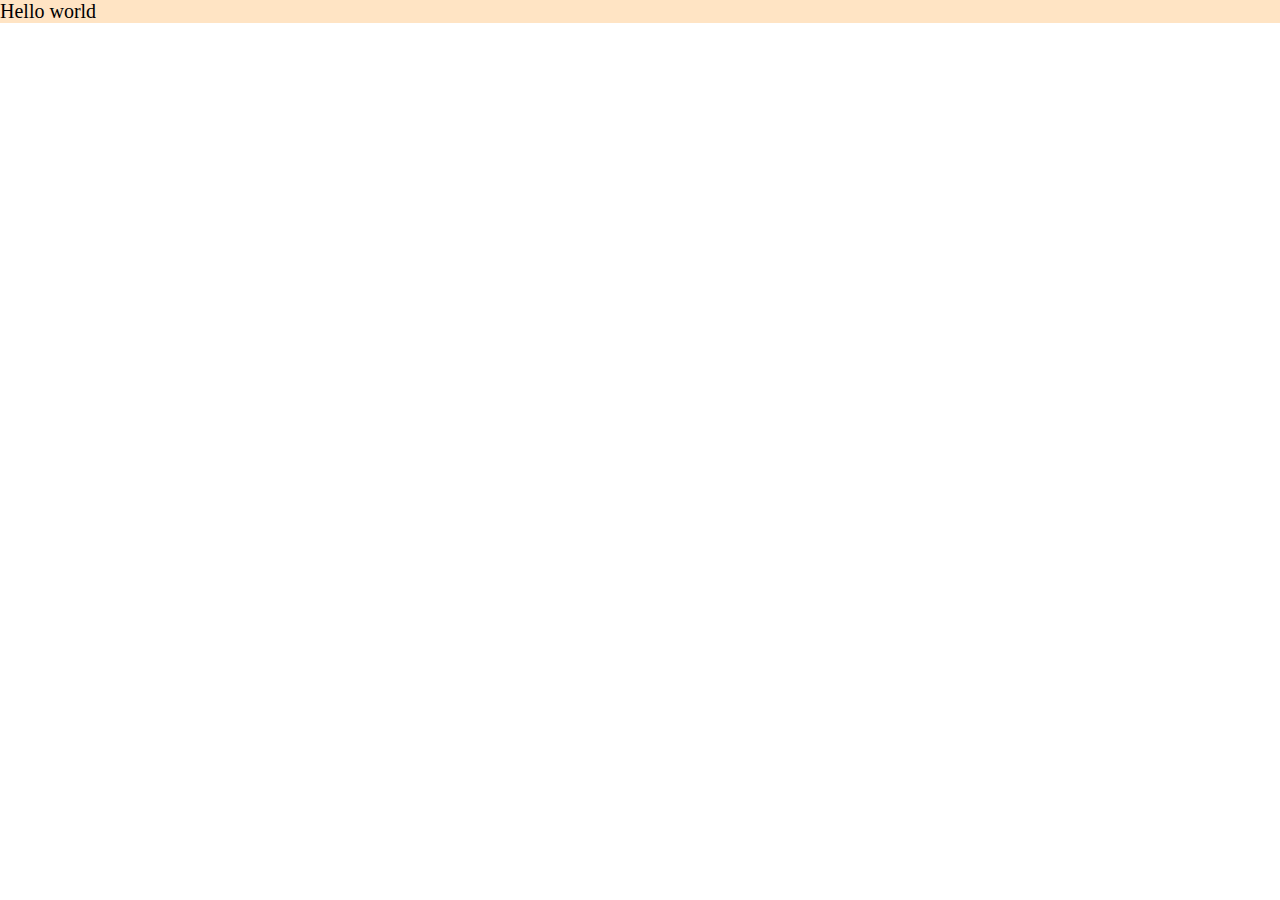
<file: index.html>
<!DOCTYPE html>
<html lang="en">
    <head>
        <meta charset="UTF-8" />
        <meta name="viewport" content="width=device-width, initial-scale=1.0" />
        <link rel="stylesheet" , type="text/css" , href="style.css" />
        <title>Document</title>
    </head>
    <body>
        <header class="header">Hello world</header>
    </body>
</html>
</file>
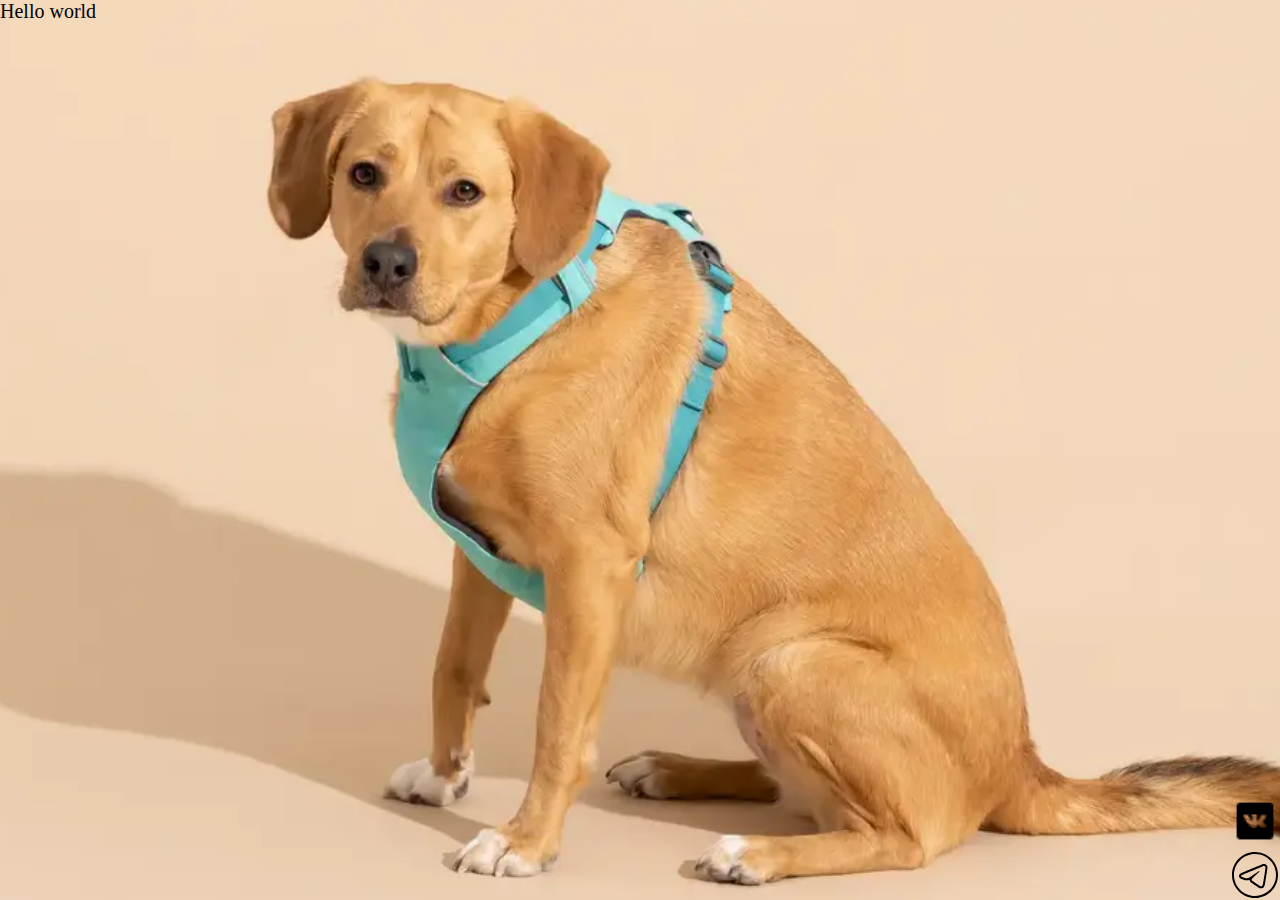
<file: src/index.html>
<!DOCTYPE html>
<html lang="en">
    <head>
        <meta charset="UTF-8" />
        <meta name="viewport" content="width=device-width, initial-scale=1.0" />
        <link rel="stylesheet" , type="text/css" , href="./styles/style.css" />
        <title>Document</title>
    </head>
    <body>
        <section class="main">
            <header class="header">Hello world</header>
            <div class="icons">
                <img class="svg-icon" src="./../assets/svg/icons8-vk-com-30.png" alt="">
                <img class="svg-icon" src="./../assets/svg/telegram.svg" alt="">
            </div>
        </section>
    </body>
</html>
</file>
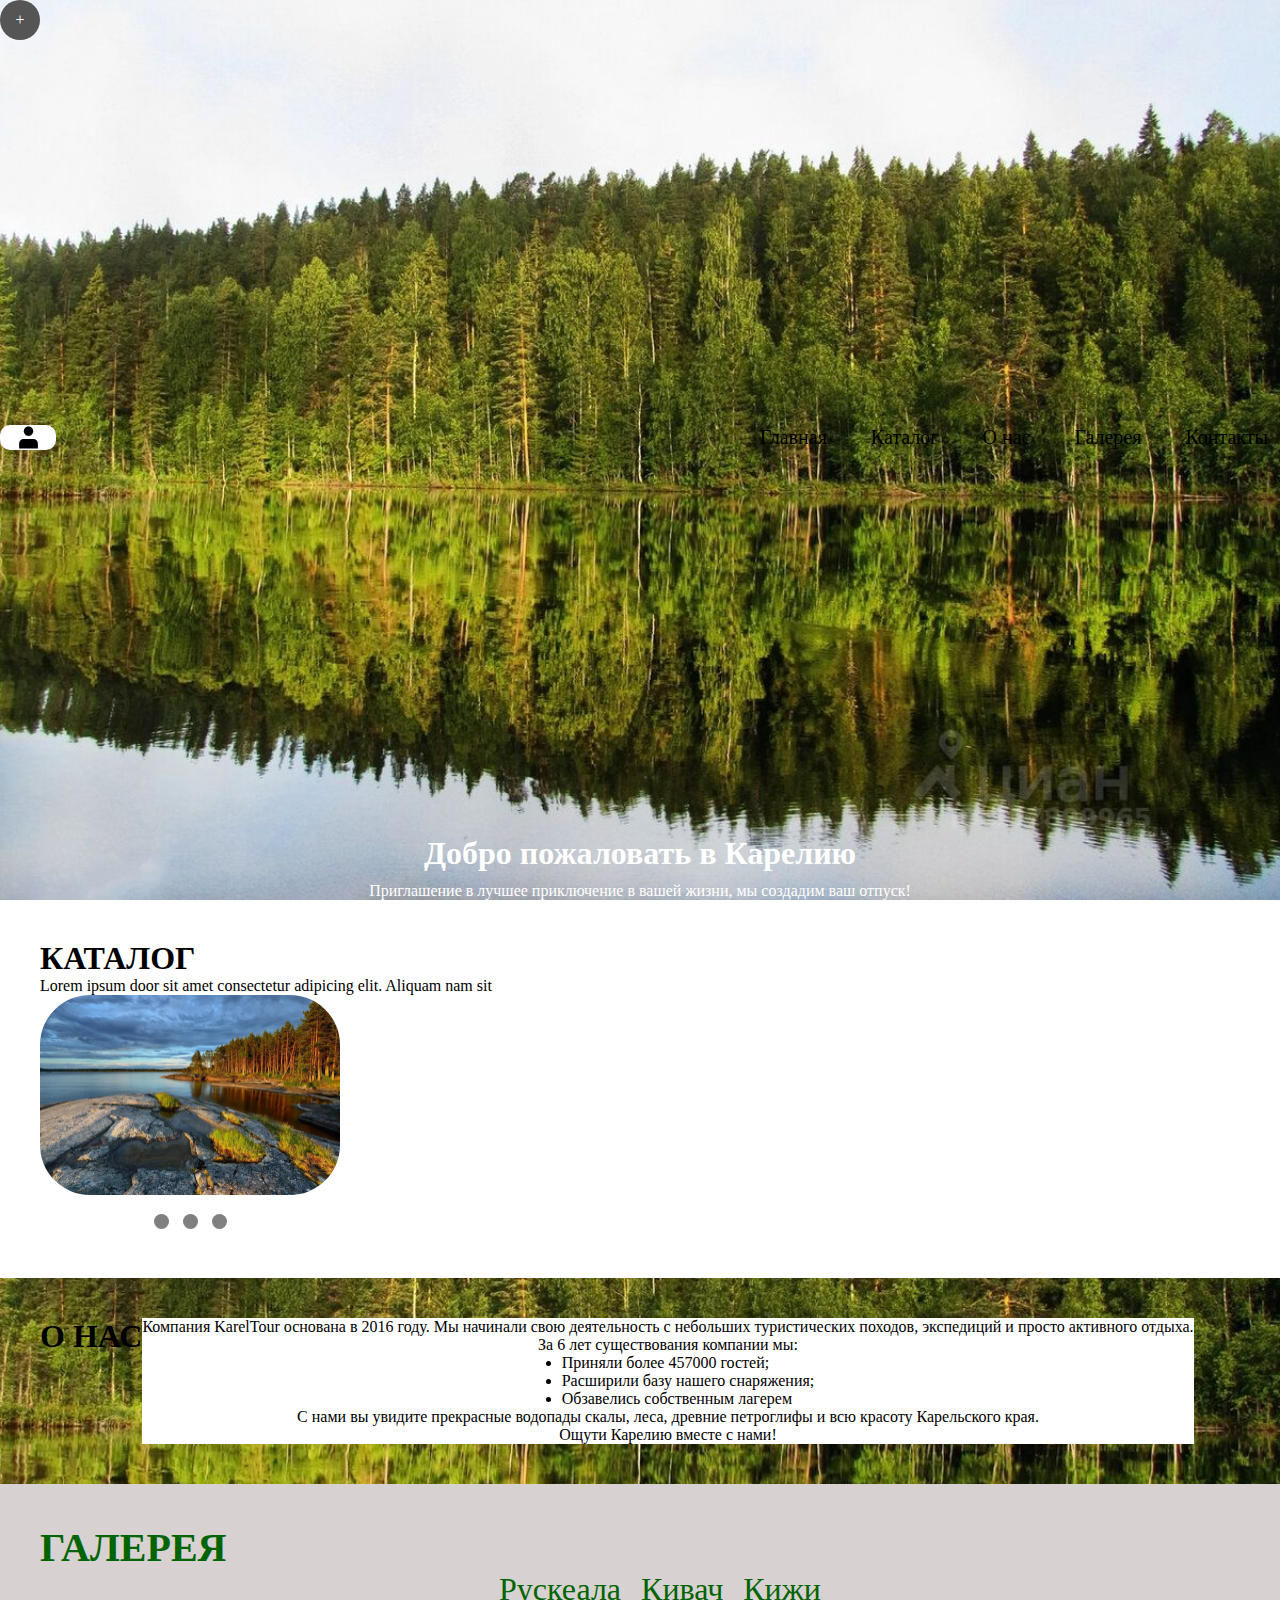
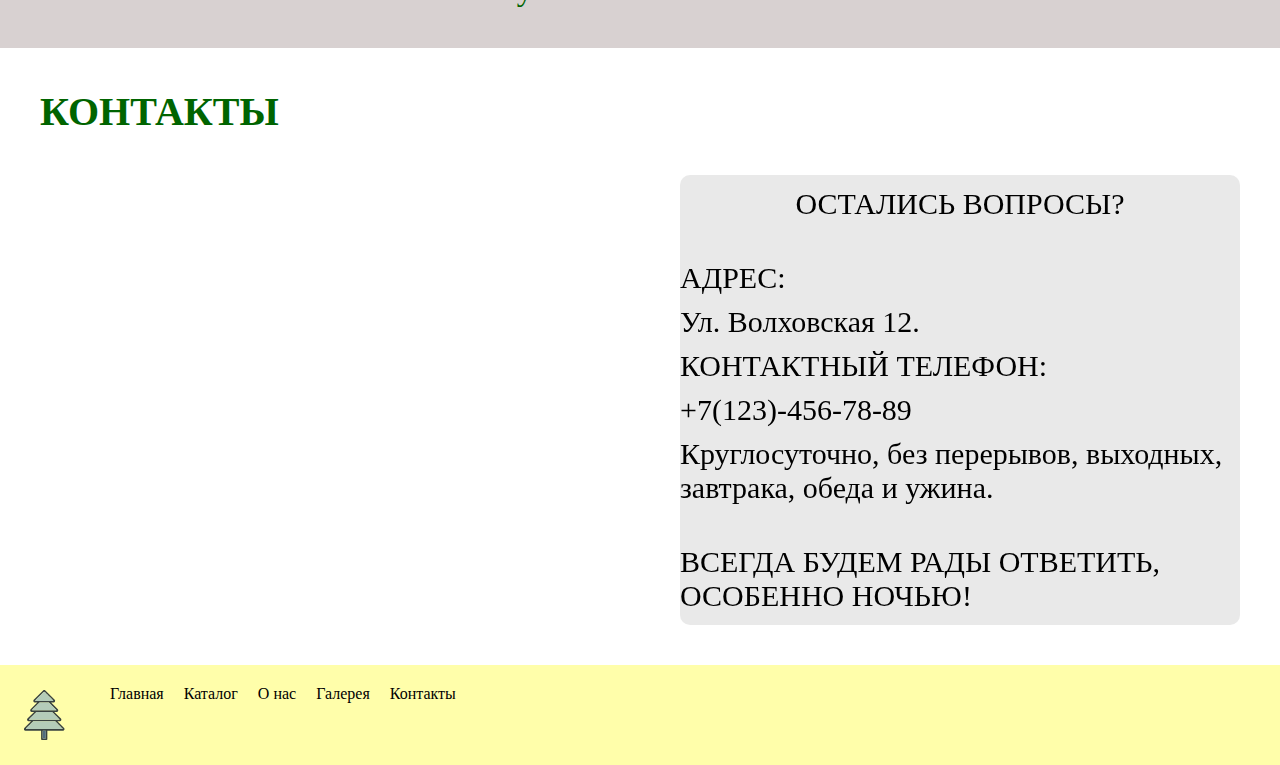
<file: project/src/index.html>
<!DOCTYPE html>
<html lang="en">
    <head>
        <meta charset="UTF-8" />
        <meta name="viewport" content="width=device-width, initial-scale=1.0" />
        <link rel="stylesheet" , type="text/css" , href="./styles/style.css" />
        <title>Document</title>
    </head>
    <body>
        <section class="main">
            <div class="social-container">
                <input type="checkbox" id="socialtoggle" class="social-toggle" />
                <label for="socialtoggle" class="main-icon"></label>
                <div class="social-icons">
                    <img
                        class="social-icon"
                        src="./../assets/svg/vkontakte-svgrepo-com.svg"
                        alt="vk"
                    />
                    <img
                        class="social-icon"
                        src="./../assets/svg/telegram-svgrepo-com (1).svg"
                        alt="tg"
                    />
                </div>
            </div>
            <header class="header">
                <div class="logo">
                    <img class="svg-icon-up" src="../assets/svg/user-svgrepo-com.svg" />
                </div>

                <nav>
                    <ul class="navigation">
                        <li><a href="">Главная </a></li>
                        <li><a href="">Каталог</a></li>
                        <li><a href="">О нас </a></li>
                        <li><a href="">Галерея</a></li>
                        <li><a href="">Контакты</a></li>
                    </ul>
                </nav>
            </header>
            <div class="welcome">
                <h1>Добро пожаловать в Карелию</h1>
                <p>Приглашение в лучшее приключение в вашей жизни, мы создадим ваш отпуск!</p>
            </div>
        </section>

        <section class="catalog">
            <div class="catalog-text">
                <h1>КАТАЛОГ</h1>
                <p>Lorem ipsum door sit amet consectetur adipicing elit. Aliquam nam sit</p>

                <div class="slider">
                    <!-- Радиокнопки для переключения слайдов -->
                    <input type="radio" name="slider" id="slide1" checked />
                    <!-- Выбран по умолчанию -->
                    <input type="radio" name="slider" id="slide2" />
                    <input type="radio" name="slider" id="slide3" />

                    <!-- Контейнер всех слайдов -->
                    <div class="slides">
                        <div class="slide">
                            <img
                                src="../assets/images/i (2).webp"
                                width="300"
                                style="border-radius: 50px"
                            />
                        </div>
                        <div class="slide">
                            <img
                                src="../assets/images/waterfall-on-the-mountain-river.jpg"
                                width="300"
                                style="border-radius: 50px"
                            />
                        </div>
                        <div class="slide">
                            <img
                                src="../assets/images/wTZTzC1t17Q.jpg"
                                width="300"
                                style="border-radius: 50px"
                            />
                        </div>
                    </div>

                    <!-- Индикаторы (точки) для переключения -->
                    <div class="controls">
                        <label for="slide1"></label>
                        <label for="slide2"></label>
                        <label for="slide3"></label>
                    </div>
                </div>
            </div>
        </section>

        <section class="aboutus">
            <h1>О НАС</h1>
            <div class="banner">
                <p>
                    Компания KarelTour основана в 2016 году. Мы начинали свою деятельность с
                    небольших туристических походов, экспедиций и просто активного отдыха.
                </p>

                За 6 лет существования компании мы:

                <ul>
                    <li>Приняли более 457000 гостей;</li>
                    <li>Расширили базу нашего снаряжения;</li>
                    <li>Обзавелись собственным лагерем</li>
                </ul>
                C нами вы увидите прекрасные водопады скалы, леса, древние петроглифы и всю красоту
                Карельского края.

                <p>Ощути Карелию вместе с нами!</p>
            </div>
            <div class="image-right-side"></div>
        </section>

        <section class="gallery">
            <div class="abc">
                <h1>ГАЛЕРЕЯ</h1>
                <nav class="navigate">
                    <ul>
                        <li><a href="./ruskeala.html">Рускеала</a></li>
                        <li><a href="./kivach.html">Кивач</a></li>
                        <li><a href="./kizhi.html">Кижи</a></li>
                    </ul>
                </nav>
            </div>
        </section>

        <section class="contacts">
            <div class="gde">
                <h1>КОНТАКТЫ</h1>
            </div>
            <div class="contacts-info">
                <div class="map-for-the-site">
                    <iframe
                        src="https://www.google.com/maps/embed?pb=!1m18!1m12!1m3!1d560.9041666302079!2d34.3853855855058!3d61.77950734544911!2m3!1f0!2f0!3f0!3m2!1i1024!2i768!4f13.1!3m3!1m2!1s0x46a1ec5ec87f351b%3A0x580cab6780c3884f!2z0JjQt9Cz0L7RgtC-0LLQu9C10L3QuNC1INC4INGD0YHRgtCw0L3QvtCy0LrQsCDQv9Cw0LzRj9GC0L3QuNC60L7QsiDQsiDQn9C10YLRgNC-0LfQsNCy0L7QtNGB0LrQtSDQuCDQmtCw0YDQtdC70LjQuA!5e0!3m2!1sru!2sru!4v1747220233600!5m2!1sru!2sru"
                        width="600"
                        height="450"
                        style="border: 0; border-radius: 10px"
                        allowfullscreen=""
                        loading="lazy"
                        referrerpolicy="no-referrer-when-downgrade"
                    ></iframe>
                </div>
                <div class="banner-about-contacts">
                    <p>ОСТАЛИСЬ ВОПРОСЫ?</p>
                    <div class="info">
                        <p>АДРЕС:</p>
                        <p>Ул. Волховская 12.</p>
                        <p>КОНТАКТНЫЙ ТЕЛЕФОН:</p>
                        <p>+7(123)-456-78-89</p>
                        <p>Круглосуточно, без перерывов, выходных, завтрака, обеда и ужина.</p>
                    </div>
                    <p>ВСЕГДА БУДЕМ РАДЫ ОТВЕТИТЬ, ОСОБЕННО НОЧЬЮ!</p>
                </div>
            </div>
        </section>
        <footer class="end-of-the-site">
                <div class="the-last-ones">
                    <img src="../assets/svg/tree-evergreen-svgrepo-com.svg" width="50px" height="60px" alt="">
                    
                    <nav class="nav-nav">
                    <ul class="the-last-ul">
                        <li><a href="">Главная</a></li>
                        <li><a href="">Каталог</a></li>
                        <li><a href="">О нас</a></li>
                        <li><a href="">Галерея</a></li>
                        <li><a href="">Контакты</a></li>
                    </ul>
                </nav>
                </div>
                <div></div>
        </footer>
    </body>
</html>
</file>
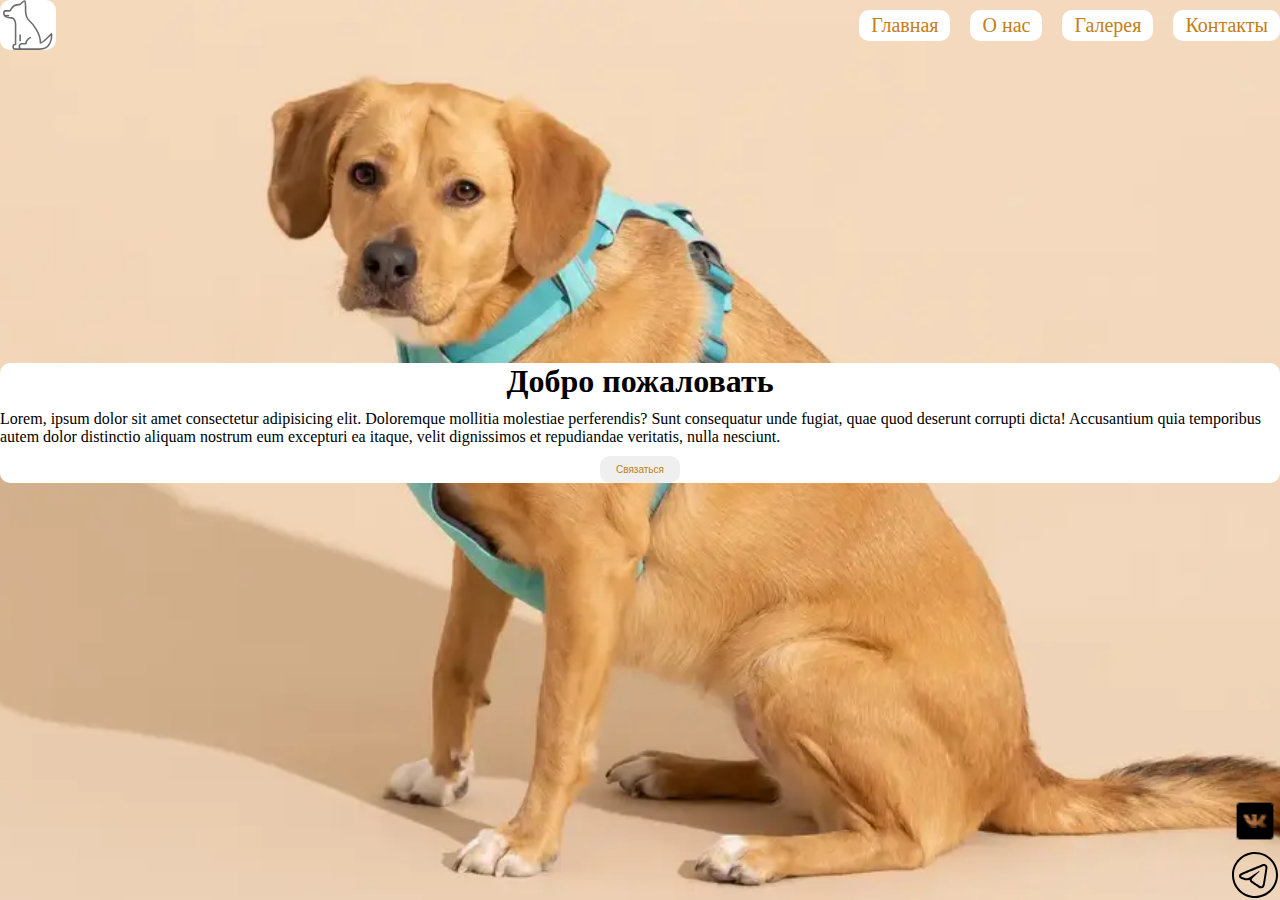
<file: test/src/index.html>
<!DOCTYPE html>
<html lang="en">
    <head>
        <meta charset="UTF-8" />
        <meta name="viewport" content="width=device-width, initial-scale=1.0" />
        <link rel="stylesheet" , type="text/css" , href="./styles/style.css" />
        <title>Document</title>
    </head>
    <body>
        <section class="main">
            <header class="header">
                <div class="logo">
                <img class="svg-icon" src="../assets/svg/Dog_icon-icons.com_52115.svg">
                </div>

                <nav>
                    <ul class="navigation">
                        <li><a  href="">Главная </a></li>
                        <li><a  href="">О нас </a></li>
                        <li><a  href="">Галерея</a></li>
                        <li><a  href="">Контакты</a></li>
                    </ul>
                </nav>
            </header>
            <div class="welcome">
            <h1>Добро пожаловать</h1>
            <p>Lorem, ipsum dolor sit amet consectetur adipisicing elit. Doloremque mollitia molestiae perferendis? Sunt consequatur unde fugiat, quae quod deserunt corrupti dicta! Accusantium quia temporibus autem dolor distinctio aliquam nostrum eum excepturi ea itaque, velit dignissimos et repudiandae veritatis, nulla nesciunt.</p>
            <button>Связаться</button>
            </div>
            <div class="icons">
                <img class="svg-icon" src="./../assets/svg/icons8-vk-com-30.png" alt="">
                <img class="svg-icon" src="./../assets/svg/telegram.svg" alt="">
            </div>
        </section>
    </body>
</html>
</file>
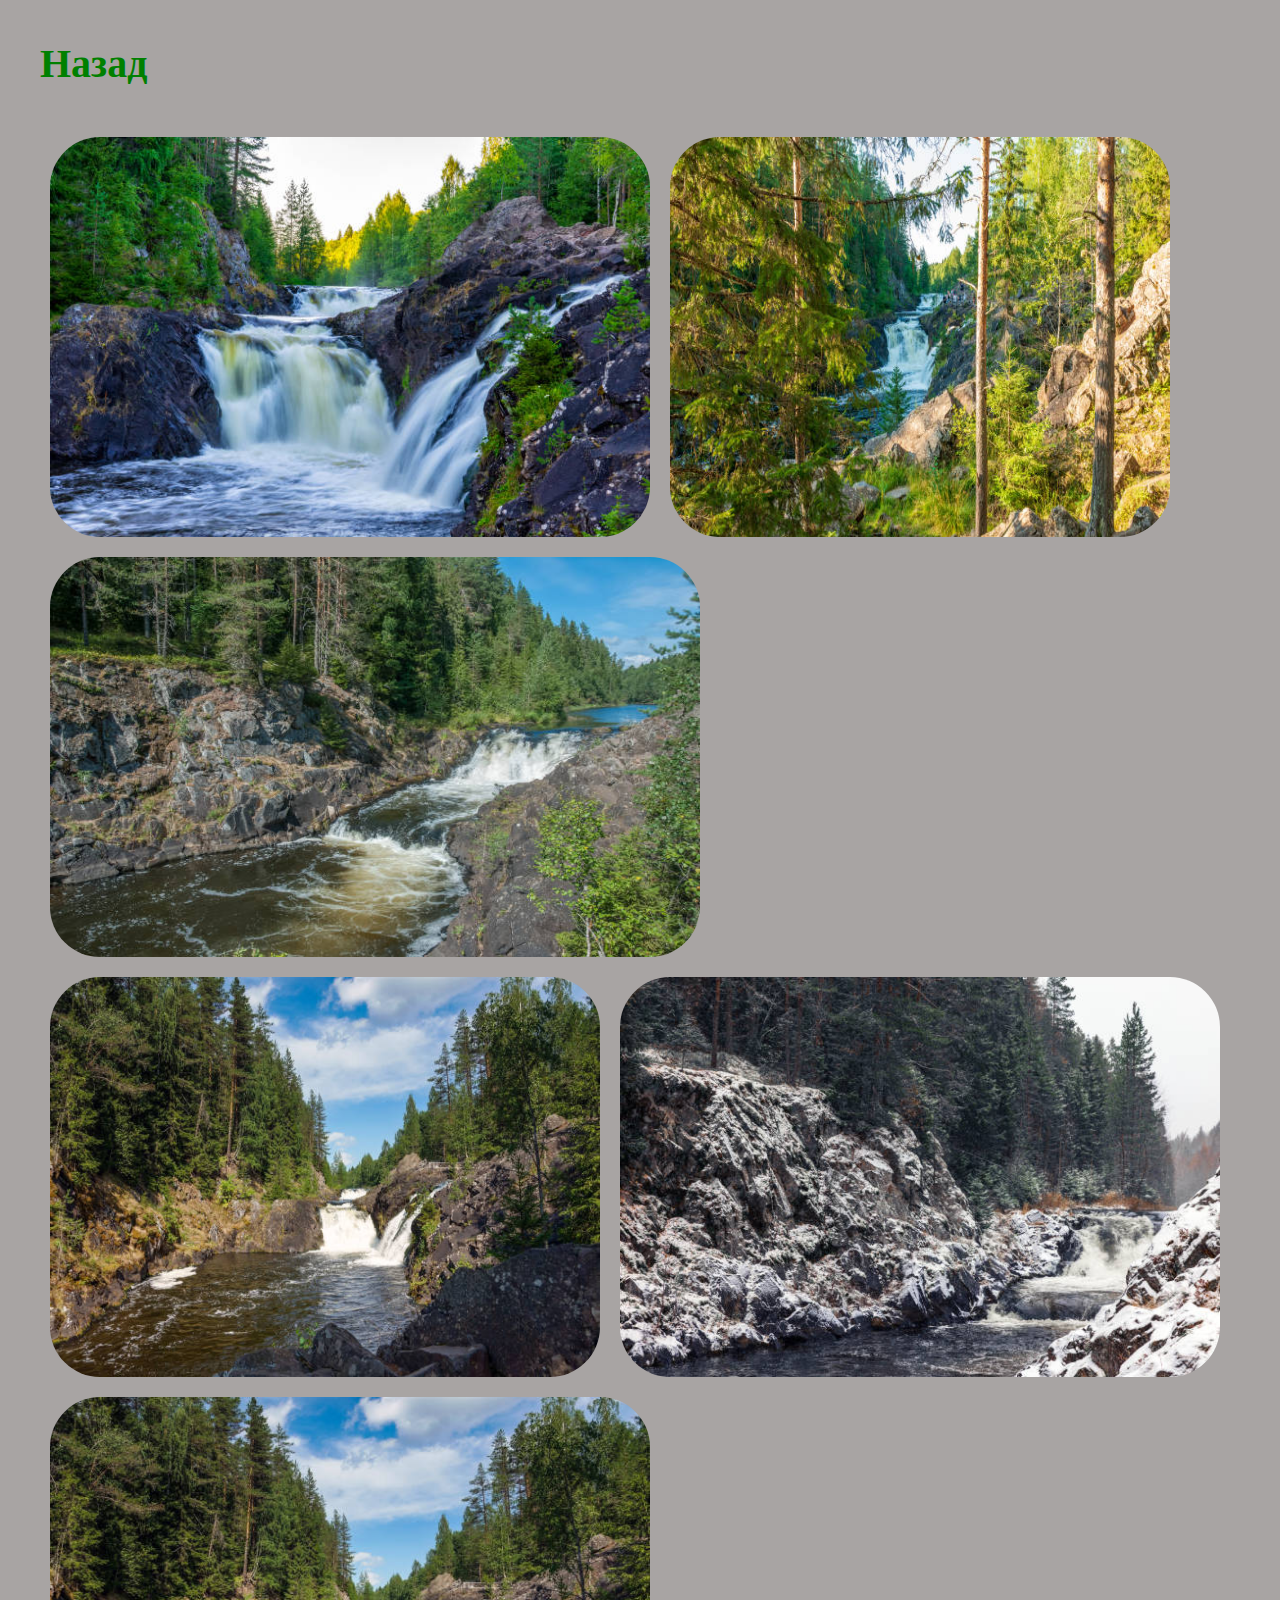
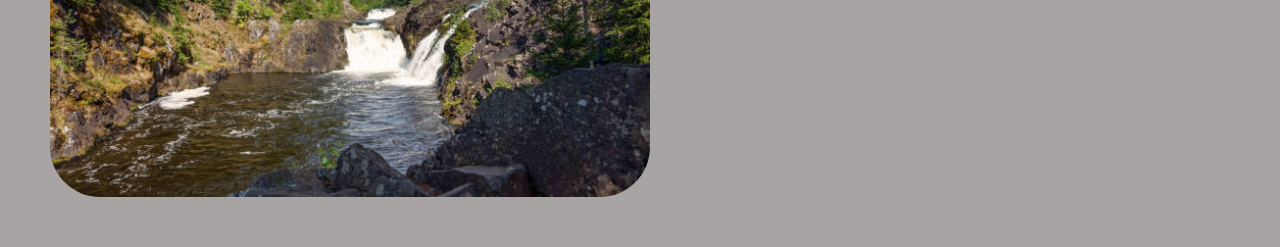
<file: project/src/kivach.html>
<!DOCTYPE html>
<html lang="en">
<head>
    <meta charset="UTF-8">
    <meta name="viewport" content="width=device-width, initial-scale=1.0">
    <link rel="stylesheet" type="text/css" href="./styles/kivach.css">
    <title>Кивач</title>
</head>
<body>
    <section class="main">
        <div>
            <h1><a href="./index.html">Назад</a></h1>
        </div>
        <div class="images">
            <img src="../assets/images/kivach/kivach1.jpg" alt="Кивач" class="image" style="width: 600px; height: 400px;">
            <img src="../assets/images/kivach/kivach2.jpg" alt="Кивач" class="image" style="width: 500px; height: 400px;">
            <img src="../assets/images/kivach/kivach3.jpg" alt="Кивач" class="image" style="width: 650px; height: 400px;"> 
            <img src="../assets/images/kivach/kivach4.jpg" alt="Кивач" class="image" style="width: 550px; height: 400px;">  
            <img src="../assets/images/kivach/kivach5.jpg" alt="Кивач" class="image" style="width: 600px; height: 400px;">  
            <img src="../assets/images/kivach/kivach6.jpg" alt="Кивач" class="image" style="width: 600px; height: 400px;"> 
        </div>
    </section>
</body>
</html>
</file>
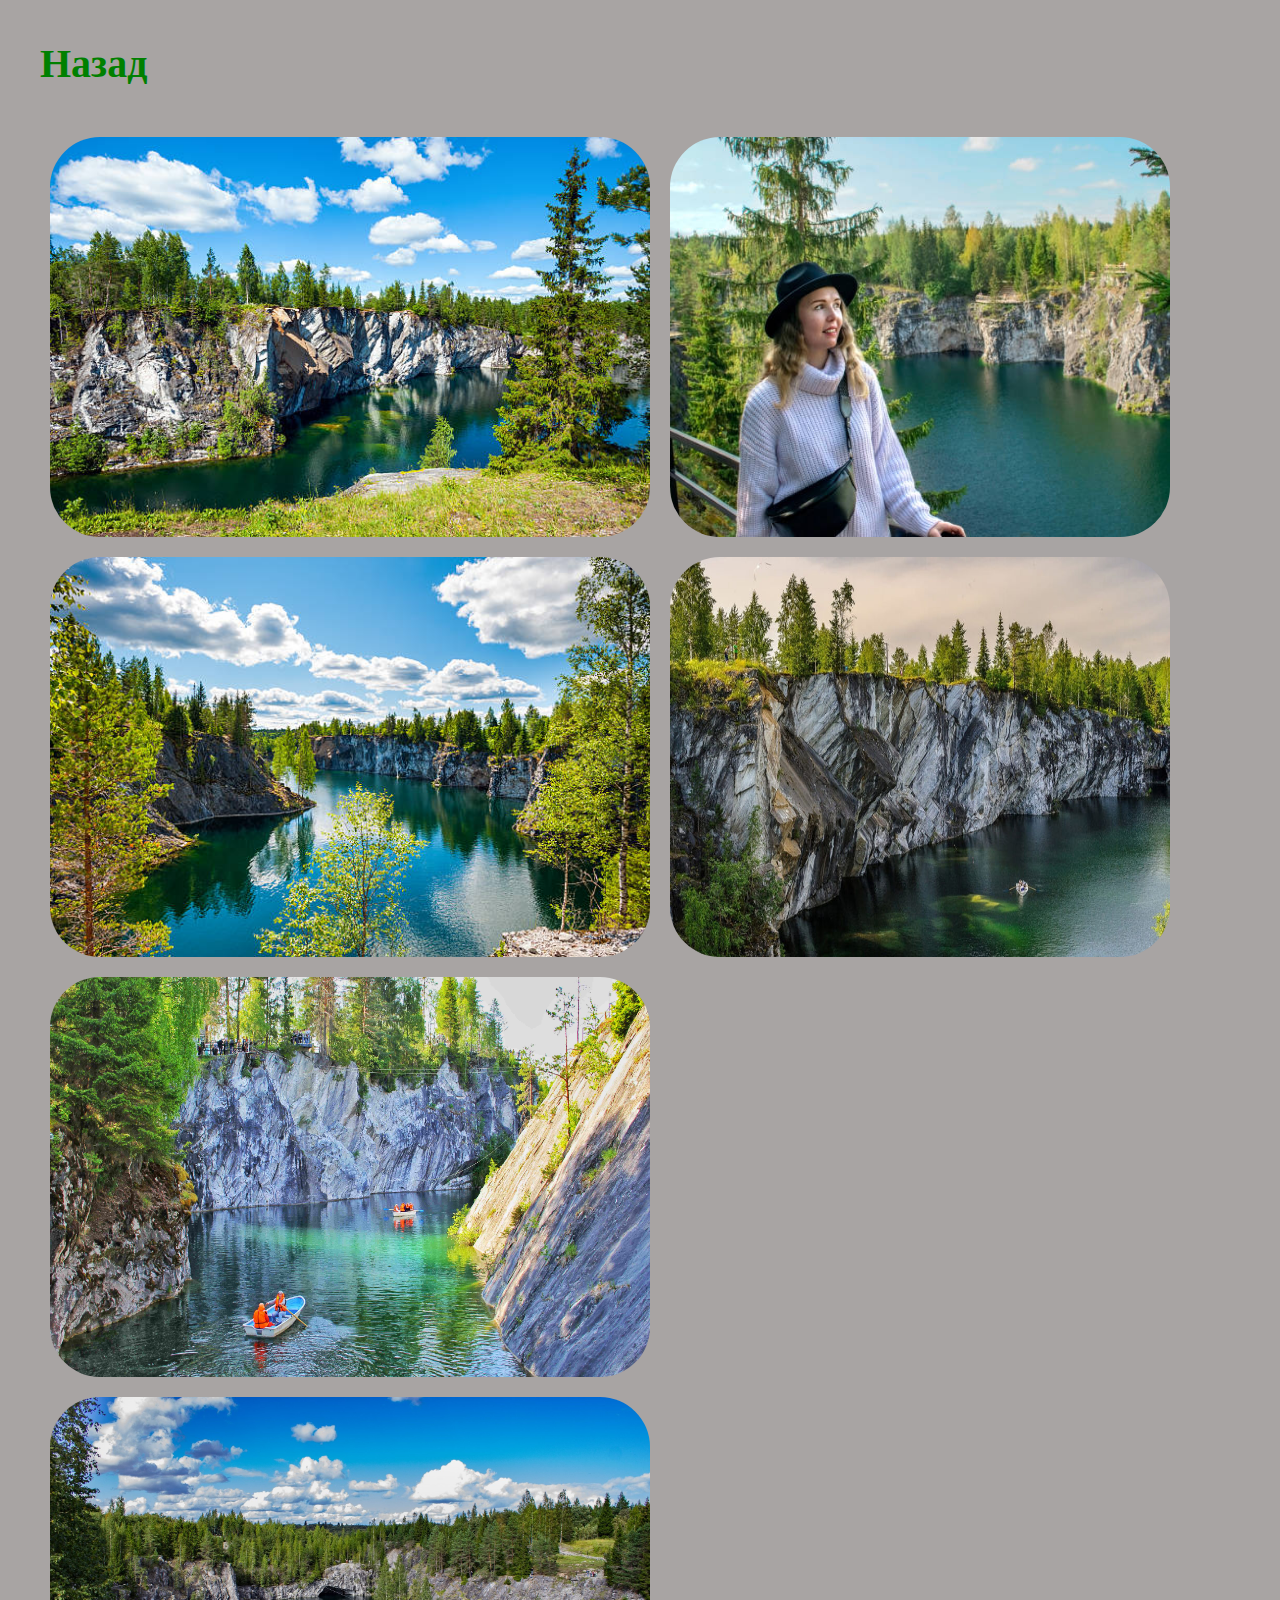
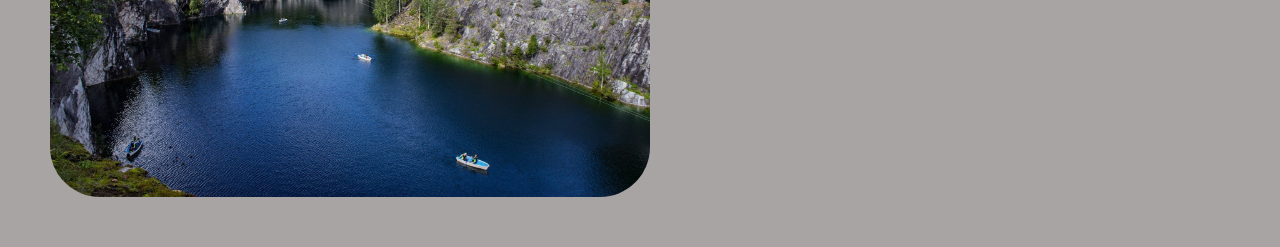
<file: project/src/ruskeala.html>
<!DOCTYPE html>
<html lang="en">
<head>
    <meta charset="UTF-8">
    <meta name="viewport" content="width=device-width, initial-scale=1.0">
    <link rel="stylesheet" type= "text/css" href="./styles/ruskeala.css">
    <title>Document</title>
</head>
<body>
    <section class="main">
        <div>
            <h1><a href="./index.html" class="back">Назад</a></h1>
        </div>
        <div class="image">
            <img class="images" src="../assets/images/ruskeala4.jpg" alt="Фото Рускеала" style="width: 600px; height: 400px;">
            <img class="images" src="../assets/images/ruskeala5.jpg" alt="Фото Рускеала" style="width: 500px; height: 400px;">
            <img class="images" src="../assets/images/ruskeala6.jpg" alt="Фото Рускеала" style="width: 600px; height: 400px;">    
            <img class="images" src="../assets/images/ruskeala1.jpeg" alt="Фото Рускеалы" style="width: 500px; height: 400px;">
            <img class="images" src="../assets/images/ruskeala2.jpg" alt="Фото Рускеалы" style="width: 600px; height: 400px;">
            <img class="images" src="../assets/images/ruskeala3.jpg" alt="Фото Рускеалы" style="width: 600px; height: 400px;">
        </div>
    </section>
</body>
</html>
</file>
<file: style.css>
* {
    margin: 0;
}

.header {
    padding: 8px, 16px;
    font-size: 20px;
    background-color: bisque;
}
</file>
<file: src/styles/style.css>
* {
    margin: 0;
}

.header {
    display: flex;
    justify-content: space-between;
    align-items: center;
    padding: 8px, 16px;
    font-size: 20px;
}

.main{
    display: flex;
    flex-direction: column;
    justify-content: space-between;
    background-image: url("../../assets/images/dogharnesses-2048px-6907.webp");
    background-position: center;
    background-size: cover;
    height: 100vh;
}

.svg-icon{
    width: 50px;
    height: 50px;
}

.icons{
    display: flex;
    align-items: end;
    flex-direction: column;
    gap: 4px;
}

.logo{
    display: flex;
    justify-content: center;
    align-items: center;
    width: 56px;
    max-height: 56px;
    background-color: white;
    border-radius: 10px;
}

.navigation{
    display: flex;
    flex-direction: row;
    gap: 20px;
    list-style: none;

    li {
        background-color: #ffffff;
        padding: 4px 12px;

        border-radius: 10px;
        a {
            color: #c47e15;
            text-decoration: none;
        }
    }
}

.welcome {
    display: flex;
    flex-direction: column;
    align-items: start;
    justify-content: start;
    padding: 10px;
    width: 400px;
    border-radius: 10px;
    background-color: #ffffff;

    button {
        font-size: 10px;
        color:#c47e15;
        padding: 8px 16px;


        border: none;
        border-radius: 10px;
    }
}
</file>
<file: project/src/styles/style.css>
* {
    margin: 0;
}

.header {
    display: flex;
    justify-content: space-between;
    align-items: center;
    padding: 8px, 16px;
    font-size: 20px;
}

.main{
    display: flex;
    flex-direction: column;
    justify-content: space-between;
    background-image: url("../../assets/images/background/uchastok-zaozernyy-2282653194-1.jpg");
    background-position: center;
    background-size: cover;
    height: 100vh;
    gap: 20px;
}

.svg-icon{
    width: 50px;
    height: 50px;
}

.svg-icon-up {
    width: 25px;
    height: 25px;
    align-items: end;
    flex-direction: row;
}

.icons{
    display: flex;
    align-items: end;
    flex-direction: column;
    gap: 4px;
}

.logo{
    display: flex;
    justify-content: center;
    align-items: center;
    width: 56px;
    max-height: 56px;
    background-color: white;
    border-radius: 10px;
}

.navigation{
    display: flex;
    flex-direction: row;
    gap: 20px;
    list-style: none;

    li {
        padding: 4px 12px;

        border-radius: 10px;
        a {
            color: #000000;
            text-decoration: none;
        }
    }
}

.welcome {
    display: flex;
    flex-direction: column;
    align-items: center;
    justify-content: center;
    gap: 10px;

    border-radius: 10px;

    color: white;
    h1 {
        text-align: center;
    }
    p {
        text-align: center;
    }
    
}

.social-toggle {
    position: absolute;
    opacity: 0;
    width: 0;
    height: 0;
}

.main-icon {
    width: 40px;
    height: 40px;
    background-color: #555;
    border-radius: 50%;
    display: flex;
    justify-content: center;
    align-items: center;
    cursor: pointer;
    transition: transform 0.3s;


}

.main-icon:hover {
    transform: scale(1.1);
}

.main-icon:before {
content: "+";
color: white;
front-size: 28px;

}

.social-icons{
    position: absolute;
    bottom: 60px;
    left: 40px;
    transform: translateX(-50%);
    display: flex;
    flex-direction: column;
    gap: 10px;
    padding: 10px;
    background-color: white;
    border-radius:  10px;
    box-shadow: 0 4px 8px rgba(0, 0, 0, 0.1);
    margin-bottom: 10px;
    opacity: 0;
    visibility: hidden;
    transition: all 0.3s ease-out;

}

.social-toggle:checked ~ .social-icons {
    opacity: 1;
    visibility: visible;
    transform: translateX(-50%) translateY(0);
}
.social-icons{
    width: 30px;
    height: 30px;
    cursor: pointer;
    transition: transform 0.2s;

}
.social-icons:hover {
    transform: scale(1.2);
    
}



.catalog {
    display: flex;
    flex-direction: column;
    padding: 40px;
    gap: 20px;
}


/* Контейнер слайдера */
.slider {
    width: 300px; /* Фиксированная ширина */
    overflow: hidden; /* Скрываем выходящие за границы изображения */
    position: relative;
}

/* Контейнер, в котором будут находиться все слайды */
.slides {
    display: flex; /* Располагаем слайды в ряд */
    width: 300%; /* Делаем ширину в три раза больше (по количеству слайдов) */
    transition: transform 0.5s ease-in-out; /* Плавное переключение слайдов */
}

/* Каждый отдельный слайд */
.slide {
    width: 100%; /* Каждый слайд занимает всю ширину контейнера */
    flex-shrink: 0; /* Запрещаем уменьшение элементов внутри flex-контейнера */

}

/* Убираем отображение радиокнопок, они нужны только для управления */
input[type="radio"] {
    display: none;
}

/* Переключение слайдов при выборе радиокнопки */
#slide1:checked ~ .slides { transform: translateX(0%); }   /* Первый слайд */
#slide2:checked ~ .slides { transform: translateX(-100%); } /* Второй слайд */
#slide3:checked ~ .slides { transform: translateX(-200%); } /* Третий слайд */

/* Контейнер для точек управления (индикаторов) */
.controls {
    text-align: center; /* Размещаем точки по центру */
    margin-top: 10px; /* Добавляем отступ сверху */
}

/* Стиль для точек переключения */
.controls label {
    display: inline-block; /* Размещаем точки в строку */
    width: 15px; /* Размер точки */
    height: 15px;
    background: gray; /* Серый цвет точки */
    border-radius: 50%; /* Делаем точки круглыми */
    margin: 5px; /* Добавляем небольшой отступ между ними */
    cursor: pointer; /* Делаем курсор в виде руки при наведении */
}

/* Меняем цвет активной точки при выборе слайда */
input:checked + label {
    background: black;
}


.aboutus {
    display: flex;
    background-image: url(./../../assets/images/background/uchastok-zaozernyy-2282653194-1.jpg);
    background-position: center;
    background-size: cover;
    padding: 40px;
}


.banner {
    display: flex;
    flex-direction: column;
    justify-content: left;
    align-items: center;
    background-color: white;
    font-size: medium;

}

.image-right-side {

}


.gallery {
    display: flex;
    flex-direction: column;
    gap: 20px;
    padding: 40px;
    background-color:#d8d1d1 ;
}


.abc {
    flex-direction: row;

    h1 {
        color: darkgreen;
        font-size: 40px;
    }


    a {
        font-size: 32px;
        color: darkgreen;
        text-decoration: none;

    }
}

.navigate {
    ul {
        display: flex;
        justify-content: center;
        flex-direction: row;
        gap: 20px;
        list-style: none;
    }
}

.contacts {
    display: flex;
    flex-direction: column;
    gap: 40px;
    padding: 40px;


    h1 {
        
        color: darkgreen;
        font-size: 40px;
        
    }
}

.contacts-info {
    display: flex;
    flex-direction: row;
    justify-content: space-between;
    gap: 40px;
}

.map-for-the-site {
    display: flex;
    flex-direction: row;

}

.banner-about-contacts {
    display: flex;
    flex-direction: column;
    gap: 40px;
    justify-content: center;
    align-items: center;
    background-color: rgba(211, 211, 211, 0.5);
    border-radius: 10px;
    backdrop-filter: blur(10px);
    font-size: 30px;
}

.info {
    display: flex;
    flex-direction: column;
    align-items: start;
    gap: 10px;
}


.end-of-the-site {
    display: flex;
    flex-direction: row;
    gap: 20px;
    padding: 20px;
    background-color: rgb(255, 254, 170);
 
}

.the-end {
    display: flex;
    flex-direction: column;
}

.the-last-ones {
    display: flex;
    flex-direction: row;
    justify-content: space-between;
}

.nav-nav {
    display: flex;
    flex-direction: row;
    justify-content: center;
    text-align: center;
}

.the-last-ul {
    display: flex;
    flex-direction: row;
    justify-content: center;
    text-align: center;
    gap: 20px;
    list-style: none;


    a {
        color: black;
        text-decoration: none;
    }
}
</file>
<file: test/src/styles/style.css>
* {
    margin: 0;
}

.header {
    display: flex;
    justify-content: space-between;
    align-items: center;
    padding: 8px, 16px;
    font-size: 20px;
}

.main{
    display: flex;
    flex-direction: column;
    justify-content: space-between;
    background-image: url("../../assets/images/dogharnesses-2048px-6907.webp");
    background-position: center;
    background-size: cover;
    height: 100vh;
}

.svg-icon{
    width: 50px;
    height: 50px;
}

.icons{
    display: flex;
    align-items: end;
    flex-direction: column;
    gap: 4px;
}

.logo{
    display: flex;
    justify-content: center;
    align-items: center;
    width: 56px;
    max-height: 56px;
    background-color: white;
    border-radius: 10px;
}

.navigation{
    display: flex;
    flex-direction: row;
    gap: 20px;
    list-style: none;

    li {
        background-color: #ffffff;
        padding: 4px 12px;

        border-radius: 10px;
        a {
            color: #c47e15;
            text-decoration: none;
        }
    }
}

.welcome {
    display: flex;
    flex-direction: column;
    align-items: center;
    justify-content: center;
    gap: 10px;

    border-radius: 10px;

    background-color: #ffffff;

    button {
        font-size: 10px;
        color:#c47e15;
        padding: 8px 16px;


        border: none;
        border-radius: 10px;
    }
}
</file>
<file: project/src/styles/kivach.css>
*{
    max-width: 100%;
    margin: 0;

}

.main {
    display: flex;
    flex-direction: column;
    background-color: rgb(168, 164, 163);
    gap: 40px;
    padding: 40px;

    h1 {
        font-size: 40px;
    }
    a {
        color: green;
        text-decoration: none;
    }
 
}

.images {
    display: flex;
    flex-wrap: wrap;
}

.image {
    border-radius: 50px;
    margin: 10px;
}
</file>
<file: project/src/styles/ruskeala.css>
*{
    max-width: 100%;
    margin: 0;

}

.main {
    display: flex;
    flex-direction: column;
    background-color: rgb(168, 164, 163);
    gap: 40px;
    padding: 40px;

    h1 {
        font-size: 40px;
    }
    a {
        color: green;
        text-decoration: none;
    }
 
}

.image {
    display: flex;
    flex-wrap: wrap;
}

.images{
    border-radius: 50px;
    margin: 10px;
}
</file>
